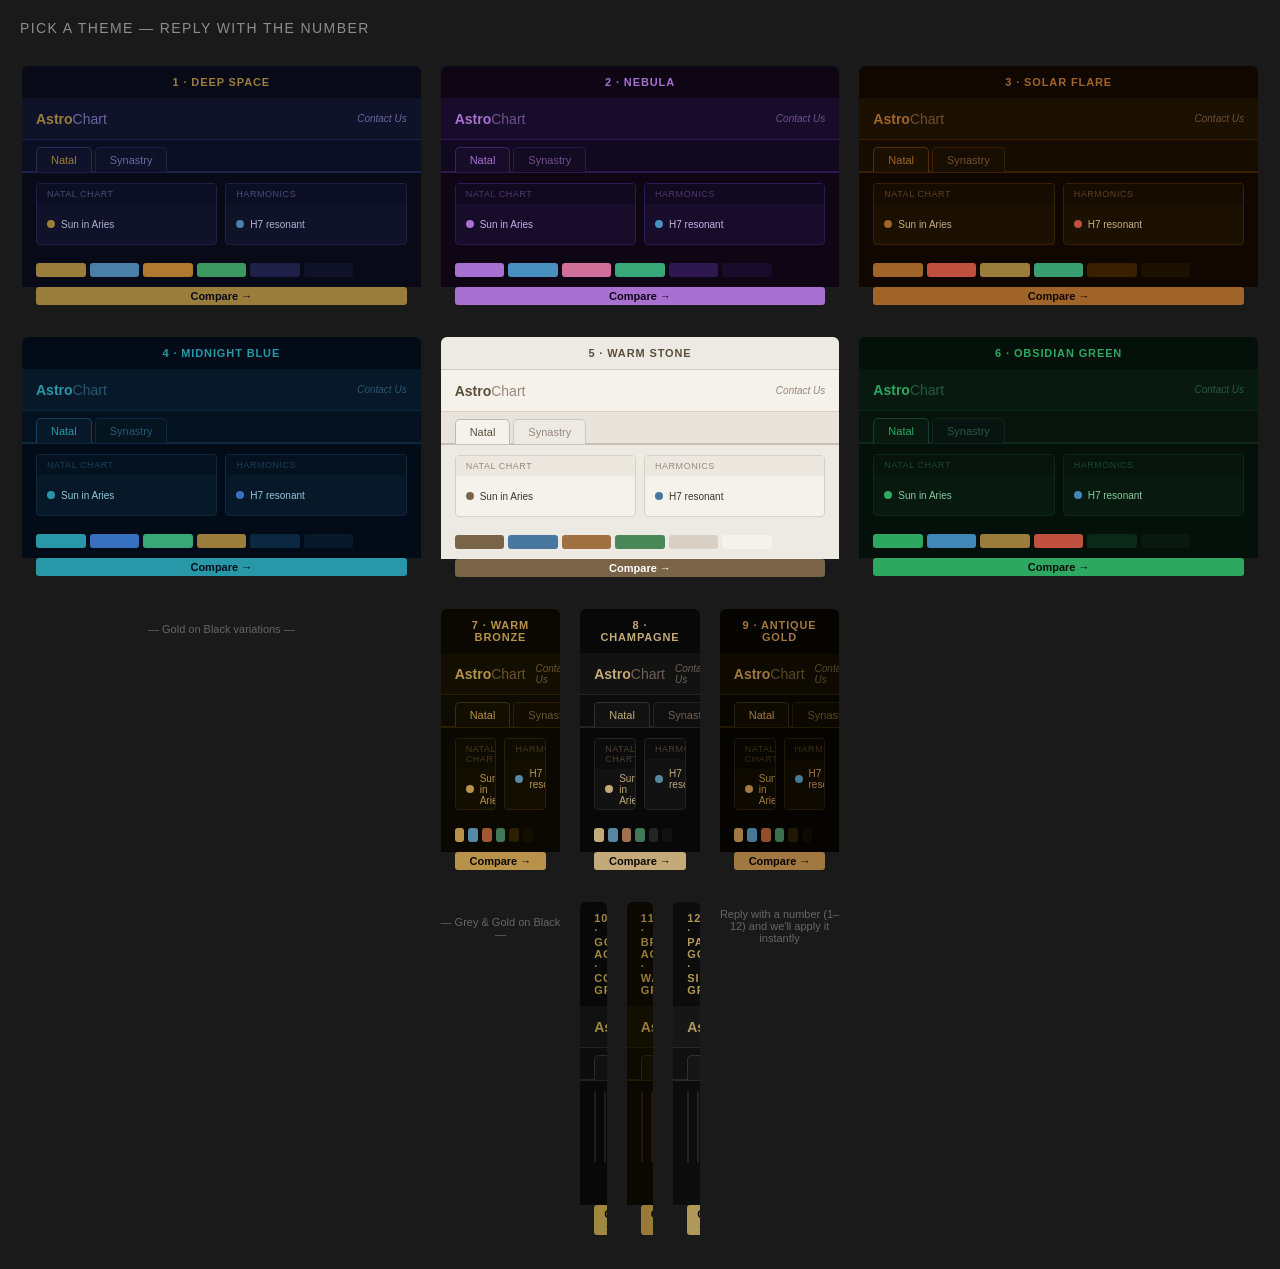
<file: app/static/theme-preview.html>
<!DOCTYPE html>
<html lang="en">
<head>
<meta charset="UTF-8">
<title>Theme Preview</title>
<style>
*{box-sizing:border-box;margin:0;padding:0}
body{font-family:'Helvetica Neue',Helvetica,Arial,sans-serif;background:#1a1a1a;padding:20px;display:flex;flex-direction:column;gap:24px}
h1{color:#fff;font-size:14px;font-weight:400;letter-spacing:.1em;text-transform:uppercase;margin-bottom:4px;opacity:.5}
.themes{display:grid;grid-template-columns:repeat(3,1fr);gap:16px}
.theme{border-radius:8px;overflow:hidden;border:2px solid transparent;cursor:pointer;transition:border-color .2s}
.theme:hover{border-color:rgba(255,255,255,.3)}
.theme-label{padding:10px 14px;font-size:11px;font-weight:600;text-transform:uppercase;letter-spacing:.08em;text-align:center}
.toolbar{display:flex;align-items:center;padding:0 14px;height:42px;gap:10px}
.brand{font-size:14px;font-weight:600;white-space:nowrap}
.brand span{font-weight:400}
.contact{margin-left:auto;font-size:10px;font-style:italic}
.pill{padding:3px 10px;border-radius:3px;font-size:11px;font-weight:600;cursor:pointer}
.tabs{display:flex;padding:6px 14px 0;gap:3px}
.tab{padding:6px 14px;border-radius:5px 5px 0 0;font-size:11px;border:1px solid;border-bottom:none;position:relative;top:1px}
.cards{display:grid;grid-template-columns:1fr 1fr;gap:8px;padding:10px 14px}
.card{border-radius:4px;overflow:hidden;border:1px solid}
.card-hdr{padding:5px 10px;font-size:9px;text-transform:uppercase;letter-spacing:.06em}
.card-body{height:40px;display:flex;align-items:center;padding:0 10px;font-size:10px;gap:6px}
.dot{width:8px;height:8px;border-radius:50%;flex-shrink:0}
.swatch{display:flex;gap:4px;padding:8px 14px 10px}
.sw{height:14px;flex:1;border-radius:3px}
</style>
</head>
<body>
<h1>Pick a Theme — reply with the number</h1>
<div class="themes">

<!-- 1. Deep Space (current) -->
<div class="theme">
  <div class="theme-label" style="background:#080a18;color:#9a7d3a">1 · Deep Space</div>
  <div class="toolbar" style="background:#10122a;border-bottom:1px solid #1e2048">
    <div class="brand" style="color:#9a7d3a">Astro<span style="color:#6868a0">Chart</span></div>
    <div class="contact" style="color:#6868a0">Contact Us</div>
  </div>
  <div class="tabs" style="background:#0c0e24;border-bottom:2px solid #1e2048">
    <div class="tab" style="background:#10122a;color:#9a7d3a;border-color:#2a2c58">Natal</div>
    <div class="tab" style="background:#0f1128;color:#6868a0;border-color:#1e2048">Synastry</div>
  </div>
  <div class="cards" style="background:#080a18">
    <div class="card" style="background:#10122a;border-color:#1e2048">
      <div class="card-hdr" style="background:#0c0e24;color:#4c4c78">Natal Chart</div>
      <div class="card-body" style="color:#b0b0d0"><div class="dot" style="background:#9a7d3a"></div>Sun in Aries</div>
    </div>
    <div class="card" style="background:#10122a;border-color:#1e2048">
      <div class="card-hdr" style="background:#0c0e24;color:#4c4c78">Harmonics</div>
      <div class="card-body" style="color:#b0b0d0"><div class="dot" style="background:#4a7faa"></div>H7 resonant</div>
    </div>
  </div>
  <div class="swatch" style="background:#080a18">
    <div class="sw" style="background:#9a7d3a"></div>
    <div class="sw" style="background:#4a7faa"></div>
    <div class="sw" style="background:#b07830"></div>
    <div class="sw" style="background:#3a9860"></div>
    <div class="sw" style="background:#1e2048"></div>
    <div class="sw" style="background:#10122a"></div>
    <div class="sw" style="background:#080a18"></div>
  </div>
  <div class="pill" style="background:#9a7d3a;color:#080a18;margin:0 14px 12px;text-align:center">Compare →</div>
</div>

<!-- 2. Nebula (muted violet) -->
<div class="theme">
  <div class="theme-label" style="background:#0e0614;color:#a870d0">2 · Nebula</div>
  <div class="toolbar" style="background:#170d2a;border-bottom:1px solid #2d1850">
    <div class="brand" style="color:#a870d0">Astro<span style="color:#705090">Chart</span></div>
    <div class="contact" style="color:#705090">Contact Us</div>
  </div>
  <div class="tabs" style="background:#110920;border-bottom:2px solid #2d1850">
    <div class="tab" style="background:#170d2a;color:#a870d0;border-color:#3d2060">Natal</div>
    <div class="tab" style="background:#130b22;color:#705090;border-color:#2d1850">Synastry</div>
  </div>
  <div class="cards" style="background:#0e0614">
    <div class="card" style="background:#170d2a;border-color:#2d1850">
      <div class="card-hdr" style="background:#110920;color:#503870">Natal Chart</div>
      <div class="card-body" style="color:#c8b0e8"><div class="dot" style="background:#a870d0"></div>Sun in Aries</div>
    </div>
    <div class="card" style="background:#170d2a;border-color:#2d1850">
      <div class="card-hdr" style="background:#110920;color:#503870">Harmonics</div>
      <div class="card-body" style="color:#c8b0e8"><div class="dot" style="background:#4890c0"></div>H7 resonant</div>
    </div>
  </div>
  <div class="swatch" style="background:#0e0614">
    <div class="sw" style="background:#a870d0"></div>
    <div class="sw" style="background:#4890c0"></div>
    <div class="sw" style="background:#d07098"></div>
    <div class="sw" style="background:#38a878"></div>
    <div class="sw" style="background:#2d1850"></div>
    <div class="sw" style="background:#170d2a"></div>
    <div class="sw" style="background:#0e0614"></div>
  </div>
  <div class="pill" style="background:#a870d0;color:#0e0614;margin:0 14px 12px;text-align:center">Compare →</div>
</div>

<!-- 3. Solar Flare (muted amber) -->
<div class="theme">
  <div class="theme-label" style="background:#100800;color:#a06428">3 · Solar Flare</div>
  <div class="toolbar" style="background:#1c1000;border-bottom:1px solid #3a2000">
    <div class="brand" style="color:#a06428">Astro<span style="color:#705030">Chart</span></div>
    <div class="contact" style="color:#705030">Contact Us</div>
  </div>
  <div class="tabs" style="background:#160c00;border-bottom:2px solid #3a2000">
    <div class="tab" style="background:#1c1000;color:#a06428;border-color:#503010">Natal</div>
    <div class="tab" style="background:#180e00;color:#705030;border-color:#3a2000">Synastry</div>
  </div>
  <div class="cards" style="background:#100800">
    <div class="card" style="background:#1c1000;border-color:#3a2000">
      <div class="card-hdr" style="background:#160c00;color:#604020">Natal Chart</div>
      <div class="card-body" style="color:#c4b080"><div class="dot" style="background:#a06428"></div>Sun in Aries</div>
    </div>
    <div class="card" style="background:#1c1000;border-color:#3a2000">
      <div class="card-hdr" style="background:#160c00;color:#604020">Harmonics</div>
      <div class="card-body" style="color:#c4b080"><div class="dot" style="background:#c05040"></div>H7 resonant</div>
    </div>
  </div>
  <div class="swatch" style="background:#100800">
    <div class="sw" style="background:#a06428"></div>
    <div class="sw" style="background:#c05040"></div>
    <div class="sw" style="background:#9a7d3a"></div>
    <div class="sw" style="background:#38a070"></div>
    <div class="sw" style="background:#3a2000"></div>
    <div class="sw" style="background:#1c1000"></div>
    <div class="sw" style="background:#100800"></div>
  </div>
  <div class="pill" style="background:#a06428;color:#100800;margin:0 14px 12px;text-align:center">Compare →</div>
</div>

<!-- 4. Midnight Blue (muted teal) -->
<div class="theme">
  <div class="theme-label" style="background:#020c18;color:#2898a8">4 · Midnight Blue</div>
  <div class="toolbar" style="background:#071828;border-bottom:1px solid #0c2840">
    <div class="brand" style="color:#2898a8">Astro<span style="color:#285870">Chart</span></div>
    <div class="contact" style="color:#285870">Contact Us</div>
  </div>
  <div class="tabs" style="background:#041220;border-bottom:2px solid #0c2840">
    <div class="tab" style="background:#071828;color:#2898a8;border-color:#184060">Natal</div>
    <div class="tab" style="background:#051520;color:#285870;border-color:#0c2840">Synastry</div>
  </div>
  <div class="cards" style="background:#020c18">
    <div class="card" style="background:#071828;border-color:#0c2840">
      <div class="card-hdr" style="background:#041220;color:#184058">Natal Chart</div>
      <div class="card-body" style="color:#90c8d8"><div class="dot" style="background:#2898a8"></div>Sun in Aries</div>
    </div>
    <div class="card" style="background:#071828;border-color:#0c2840">
      <div class="card-hdr" style="background:#041220;color:#184058">Harmonics</div>
      <div class="card-body" style="color:#90c8d8"><div class="dot" style="background:#3870c0"></div>H7 resonant</div>
    </div>
  </div>
  <div class="swatch" style="background:#020c18">
    <div class="sw" style="background:#2898a8"></div>
    <div class="sw" style="background:#3870c0"></div>
    <div class="sw" style="background:#38a878"></div>
    <div class="sw" style="background:#9a7d3a"></div>
    <div class="sw" style="background:#0c2840"></div>
    <div class="sw" style="background:#071828"></div>
    <div class="sw" style="background:#020c18"></div>
  </div>
  <div class="pill" style="background:#2898a8;color:#020c18;margin:0 14px 12px;text-align:center">Compare →</div>
</div>

<!-- 5. Warm Stone (muted light, easy on eyes) -->
<div class="theme">
  <div class="theme-label" style="background:#edeae4;color:#5a4e3c;border-bottom:1px solid #d0c8bc">5 · Warm Stone</div>
  <div class="toolbar" style="background:#f5f2ec;border-bottom:1px solid #d8d0c4">
    <div class="brand" style="color:#5a4e3c">Astro<span style="color:#988878">Chart</span></div>
    <div class="contact" style="color:#988878">Contact Us</div>
  </div>
  <div class="tabs" style="background:#e8e4dc;border-bottom:2px solid #c8c0b4">
    <div class="tab" style="background:#f5f2ec;color:#5a4e3c;border-color:#c0b8ac">Natal</div>
    <div class="tab" style="background:#edeae4;color:#988878;border-color:#d0c8bc">Synastry</div>
  </div>
  <div class="cards" style="background:#edeae4">
    <div class="card" style="background:#f5f2ec;border-color:#d8d0c4">
      <div class="card-hdr" style="background:#ece8e0;color:#988878">Natal Chart</div>
      <div class="card-body" style="color:#3d3530"><div class="dot" style="background:#7a6448"></div>Sun in Aries</div>
    </div>
    <div class="card" style="background:#f5f2ec;border-color:#d8d0c4">
      <div class="card-hdr" style="background:#ece8e0;color:#988878">Harmonics</div>
      <div class="card-body" style="color:#3d3530"><div class="dot" style="background:#4878a0"></div>H7 resonant</div>
    </div>
  </div>
  <div class="swatch" style="background:#edeae4">
    <div class="sw" style="background:#7a6448"></div>
    <div class="sw" style="background:#4878a0"></div>
    <div class="sw" style="background:#a07040"></div>
    <div class="sw" style="background:#4a8858"></div>
    <div class="sw" style="background:#d8d0c4"></div>
    <div class="sw" style="background:#f5f2ec"></div>
    <div class="sw" style="background:#edeae4"></div>
  </div>
  <div class="pill" style="background:#7a6448;color:#fff;margin:0 14px 12px;text-align:center">Compare →</div>
</div>

<!-- 6. Obsidian Green (muted emerald) -->
<div class="theme">
  <div class="theme-label" style="background:#04100a;color:#2ea860">6 · Obsidian Green</div>
  <div class="toolbar" style="background:#081a10;border-bottom:1px solid #0c2818">
    <div class="brand" style="color:#2ea860">Astro<span style="color:#285840">Chart</span></div>
    <div class="contact" style="color:#285840">Contact Us</div>
  </div>
  <div class="tabs" style="background:#06140c;border-bottom:2px solid #0c2818">
    <div class="tab" style="background:#081a10;color:#2ea860;border-color:#164030">Natal</div>
    <div class="tab" style="background:#071410;color:#285840;border-color:#0c2818">Synastry</div>
  </div>
  <div class="cards" style="background:#04100a">
    <div class="card" style="background:#081a10;border-color:#0c2818">
      <div class="card-hdr" style="background:#06140c;color:#184830">Natal Chart</div>
      <div class="card-body" style="color:#88c8a0"><div class="dot" style="background:#2ea860"></div>Sun in Aries</div>
    </div>
    <div class="card" style="background:#081a10;border-color:#0c2818">
      <div class="card-hdr" style="background:#06140c;color:#184830">Harmonics</div>
      <div class="card-body" style="color:#88c8a0"><div class="dot" style="background:#4088b8"></div>H7 resonant</div>
    </div>
  </div>
  <div class="swatch" style="background:#04100a">
    <div class="sw" style="background:#2ea860"></div>
    <div class="sw" style="background:#4088b8"></div>
    <div class="sw" style="background:#9a7d3a"></div>
    <div class="sw" style="background:#c05040"></div>
    <div class="sw" style="background:#0c2818"></div>
    <div class="sw" style="background:#081a10"></div>
    <div class="sw" style="background:#04100a"></div>
  </div>
  <div class="pill" style="background:#2ea860;color:#04100a;margin:0 14px 12px;text-align:center">Compare →</div>
</div>

<p style="color:#666;font-size:11px;text-align:center;margin:16px 0 8px">— Gold on Black variations —</p>
<div class="themes">

<!-- 7. Warm Bronze — richer gold, pure black -->
<div class="theme">
  <div class="theme-label" style="background:#0a0800;color:#b8924a">7 · Warm Bronze</div>
  <div class="toolbar" style="background:#130f00;border-bottom:1px solid #2a2000">
    <div class="brand" style="color:#b8924a">Astro<span style="color:#6a5428">Chart</span></div>
    <div class="contact" style="color:#6a5428">Contact Us</div>
  </div>
  <div class="tabs" style="background:#0e0b00;border-bottom:2px solid #2a2000">
    <div class="tab" style="background:#130f00;color:#b8924a;border-color:#3a2c10">Natal</div>
    <div class="tab" style="background:#100d00;color:#6a5428;border-color:#2a2000">Synastry</div>
  </div>
  <div class="cards" style="background:#0a0800">
    <div class="card" style="background:#130f00;border-color:#2a2000">
      <div class="card-hdr" style="background:#0e0b00;color:#4a3818">Natal Chart</div>
      <div class="card-body" style="color:#b8924a"><div class="dot" style="background:#b8924a"></div>Sun in Aries</div>
    </div>
    <div class="card" style="background:#130f00;border-color:#2a2000">
      <div class="card-hdr" style="background:#0e0b00;color:#4a3818">Harmonics</div>
      <div class="card-body" style="color:#b8924a"><div class="dot" style="background:#5888a8"></div>H7 resonant</div>
    </div>
  </div>
  <div class="swatch" style="background:#0a0800">
    <div class="sw" style="background:#b8924a"></div>
    <div class="sw" style="background:#5888a8"></div>
    <div class="sw" style="background:#a05830"></div>
    <div class="sw" style="background:#407858"></div>
    <div class="sw" style="background:#2a2000"></div>
    <div class="sw" style="background:#130f00"></div>
    <div class="sw" style="background:#0a0800"></div>
  </div>
  <div class="pill" style="background:#b8924a;color:#0a0800;margin:0 14px 12px;text-align:center">Compare →</div>
</div>

<!-- 8. Pale Champagne — soft off-white gold on near-black -->
<div class="theme">
  <div class="theme-label" style="background:#080808;color:#c4aa78">8 · Champagne</div>
  <div class="toolbar" style="background:#121212;border-bottom:1px solid #242424">
    <div class="brand" style="color:#c4aa78">Astro<span style="color:#706050">Chart</span></div>
    <div class="contact" style="color:#706050">Contact Us</div>
  </div>
  <div class="tabs" style="background:#0c0c0c;border-bottom:2px solid #242424">
    <div class="tab" style="background:#121212;color:#c4aa78;border-color:#303030">Natal</div>
    <div class="tab" style="background:#0f0f0f;color:#706050;border-color:#242424">Synastry</div>
  </div>
  <div class="cards" style="background:#080808">
    <div class="card" style="background:#121212;border-color:#242424">
      <div class="card-hdr" style="background:#0c0c0c;color:#504030">Natal Chart</div>
      <div class="card-body" style="color:#c4aa78"><div class="dot" style="background:#c4aa78"></div>Sun in Aries</div>
    </div>
    <div class="card" style="background:#121212;border-color:#242424">
      <div class="card-hdr" style="background:#0c0c0c;color:#504030">Harmonics</div>
      <div class="card-body" style="color:#c4aa78"><div class="dot" style="background:#5888a0"></div>H7 resonant</div>
    </div>
  </div>
  <div class="swatch" style="background:#080808">
    <div class="sw" style="background:#c4aa78"></div>
    <div class="sw" style="background:#5888a0"></div>
    <div class="sw" style="background:#a07050"></div>
    <div class="sw" style="background:#407858"></div>
    <div class="sw" style="background:#242424"></div>
    <div class="sw" style="background:#121212"></div>
    <div class="sw" style="background:#080808"></div>
  </div>
  <div class="pill" style="background:#c4aa78;color:#080808;margin:0 14px 12px;text-align:center">Compare →</div>
</div>

<!-- 9. Antique Gold — deep warm black, rich ochre -->
<div class="theme">
  <div class="theme-label" style="background:#060400;color:#a07840">9 · Antique Gold</div>
  <div class="toolbar" style="background:#0e0a00;border-bottom:1px solid #201800">
    <div class="brand" style="color:#a07840">Astro<span style="color:#584820">Chart</span></div>
    <div class="contact" style="color:#584820">Contact Us</div>
  </div>
  <div class="tabs" style="background:#080600;border-bottom:2px solid #201800">
    <div class="tab" style="background:#0e0a00;color:#a07840;border-color:#302010">Natal</div>
    <div class="tab" style="background:#0b0800;color:#584820;border-color:#201800">Synastry</div>
  </div>
  <div class="cards" style="background:#060400">
    <div class="card" style="background:#0e0a00;border-color:#201800">
      <div class="card-hdr" style="background:#080600;color:#3c2c10">Natal Chart</div>
      <div class="card-body" style="color:#a07840"><div class="dot" style="background:#a07840"></div>Sun in Aries</div>
    </div>
    <div class="card" style="background:#0e0a00;border-color:#201800">
      <div class="card-hdr" style="background:#080600;color:#3c2c10">Harmonics</div>
      <div class="card-body" style="color:#a07840"><div class="dot" style="background:#487898"></div>H7 resonant</div>
    </div>
  </div>
  <div class="swatch" style="background:#060400">
    <div class="sw" style="background:#a07840"></div>
    <div class="sw" style="background:#487898"></div>
    <div class="sw" style="background:#905030"></div>
    <div class="sw" style="background:#3a7050"></div>
    <div class="sw" style="background:#201800"></div>
    <div class="sw" style="background:#0e0a00"></div>
    <div class="sw" style="background:#060400"></div>
  </div>
  <div class="pill" style="background:#a07840;color:#060400;margin:0 14px 12px;text-align:center">Compare →</div>
</div>

<p style="color:#666;font-size:11px;text-align:center;margin:16px 0 8px">— Grey &amp; Gold on Black —</p>
<div class="themes">

<!-- 10. Cool grey text, warm gold accents, pure black -->
<div class="theme">
  <div class="theme-label" style="background:#080808;color:#a08840">10 · Gold Accent · Cool Grey</div>
  <div class="toolbar" style="background:#111111;border-bottom:1px solid #222222">
    <div class="brand" style="color:#a08840">Astro<span style="color:#686868">Chart</span></div>
    <div class="contact" style="color:#686868;font-style:italic">Contact Us</div>
  </div>
  <div class="tabs" style="background:#0c0c0c;border-bottom:2px solid #222">
    <div class="tab" style="background:#111;color:#a08840;border-color:#2a2a2a">Natal</div>
    <div class="tab" style="background:#0e0e0e;color:#686868;border-color:#222">Synastry</div>
  </div>
  <div class="cards" style="background:#080808">
    <div class="card" style="background:#111111;border-color:#1e1e1e">
      <div class="card-hdr" style="background:#0c0c0c;color:#484848">Natal Chart</div>
      <div class="card-body" style="color:#b8b8b8"><div class="dot" style="background:#a08840"></div>Sun in Aries</div>
    </div>
    <div class="card" style="background:#111111;border-color:#1e1e1e">
      <div class="card-hdr" style="background:#0c0c0c;color:#484848">Harmonics</div>
      <div class="card-body" style="color:#b8b8b8"><div class="dot" style="background:#5880a0"></div>H7 resonant</div>
    </div>
  </div>
  <div class="swatch" style="background:#080808">
    <div class="sw" style="background:#a08840"></div>
    <div class="sw" style="background:#5880a0"></div>
    <div class="sw" style="background:#b8b8b8"></div>
    <div class="sw" style="background:#686868"></div>
    <div class="sw" style="background:#2a2a2a"></div>
    <div class="sw" style="background:#111111"></div>
    <div class="sw" style="background:#080808"></div>
  </div>
  <div class="pill" style="background:#a08840;color:#080808;margin:0 14px 12px;text-align:center">Compare →</div>
</div>

<!-- 11. Warm grey text, richer bronze gold, very dark warm black -->
<div class="theme">
  <div class="theme-label" style="background:#0a0800;color:#9a7a38">11 · Bronze Accent · Warm Grey</div>
  <div class="toolbar" style="background:#120e00;border-bottom:1px solid #201800">
    <div class="brand" style="color:#9a7a38">Astro<span style="color:#706050">Chart</span></div>
    <div class="contact" style="color:#706050;font-style:italic">Contact Us</div>
  </div>
  <div class="tabs" style="background:#0d0a00;border-bottom:2px solid #201800">
    <div class="tab" style="background:#120e00;color:#9a7a38;border-color:#2a2010">Natal</div>
    <div class="tab" style="background:#100c00;color:#706050;border-color:#201800">Synastry</div>
  </div>
  <div class="cards" style="background:#0a0800">
    <div class="card" style="background:#120e00;border-color:#201800">
      <div class="card-hdr" style="background:#0d0a00;color:#403020">Natal Chart</div>
      <div class="card-body" style="color:#a09080"><div class="dot" style="background:#9a7a38"></div>Sun in Aries</div>
    </div>
    <div class="card" style="background:#120e00;border-color:#201800">
      <div class="card-hdr" style="background:#0d0a00;color:#403020">Harmonics</div>
      <div class="card-body" style="color:#a09080"><div class="dot" style="background:#487890"></div>H7 resonant</div>
    </div>
  </div>
  <div class="swatch" style="background:#0a0800">
    <div class="sw" style="background:#9a7a38"></div>
    <div class="sw" style="background:#487890"></div>
    <div class="sw" style="background:#a09080"></div>
    <div class="sw" style="background:#706050"></div>
    <div class="sw" style="background:#201800"></div>
    <div class="sw" style="background:#120e00"></div>
    <div class="sw" style="background:#0a0800"></div>
  </div>
  <div class="pill" style="background:#9a7a38;color:#0a0800;margin:0 14px 12px;text-align:center">Compare →</div>
</div>

<!-- 12. Silver-grey text, pale gold accent, charcoal black -->
<div class="theme">
  <div class="theme-label" style="background:#0c0c0c;color:#b09858">12 · Pale Gold · Silver Grey</div>
  <div class="toolbar" style="background:#161616;border-bottom:1px solid #282828">
    <div class="brand" style="color:#b09858">Astro<span style="color:#787878">Chart</span></div>
    <div class="contact" style="color:#787878;font-style:italic">Contact Us</div>
  </div>
  <div class="tabs" style="background:#101010;border-bottom:2px solid #282828">
    <div class="tab" style="background:#161616;color:#b09858;border-color:#303030">Natal</div>
    <div class="tab" style="background:#131313;color:#787878;border-color:#282828">Synastry</div>
  </div>
  <div class="cards" style="background:#0c0c0c">
    <div class="card" style="background:#161616;border-color:#242424">
      <div class="card-hdr" style="background:#101010;color:#505050">Natal Chart</div>
      <div class="card-body" style="color:#c0c0c0"><div class="dot" style="background:#b09858"></div>Sun in Aries</div>
    </div>
    <div class="card" style="background:#161616;border-color:#242424">
      <div class="card-hdr" style="background:#101010;color:#505050">Harmonics</div>
      <div class="card-body" style="color:#c0c0c0"><div class="dot" style="background:#5888a8"></div>H7 resonant</div>
    </div>
  </div>
  <div class="swatch" style="background:#0c0c0c">
    <div class="sw" style="background:#b09858"></div>
    <div class="sw" style="background:#5888a8"></div>
    <div class="sw" style="background:#c0c0c0"></div>
    <div class="sw" style="background:#787878"></div>
    <div class="sw" style="background:#282828"></div>
    <div class="sw" style="background:#161616"></div>
    <div class="sw" style="background:#0c0c0c"></div>
  </div>
  <div class="pill" style="background:#b09858;color:#0c0c0c;margin:0 14px 12px;text-align:center">Compare →</div>
</div>

</div>
<p style="color:#666;font-size:11px;text-align:center;margin-top:8px">Reply with a number (1–12) and we'll apply it instantly</p>
</body>
</html>
</file>
